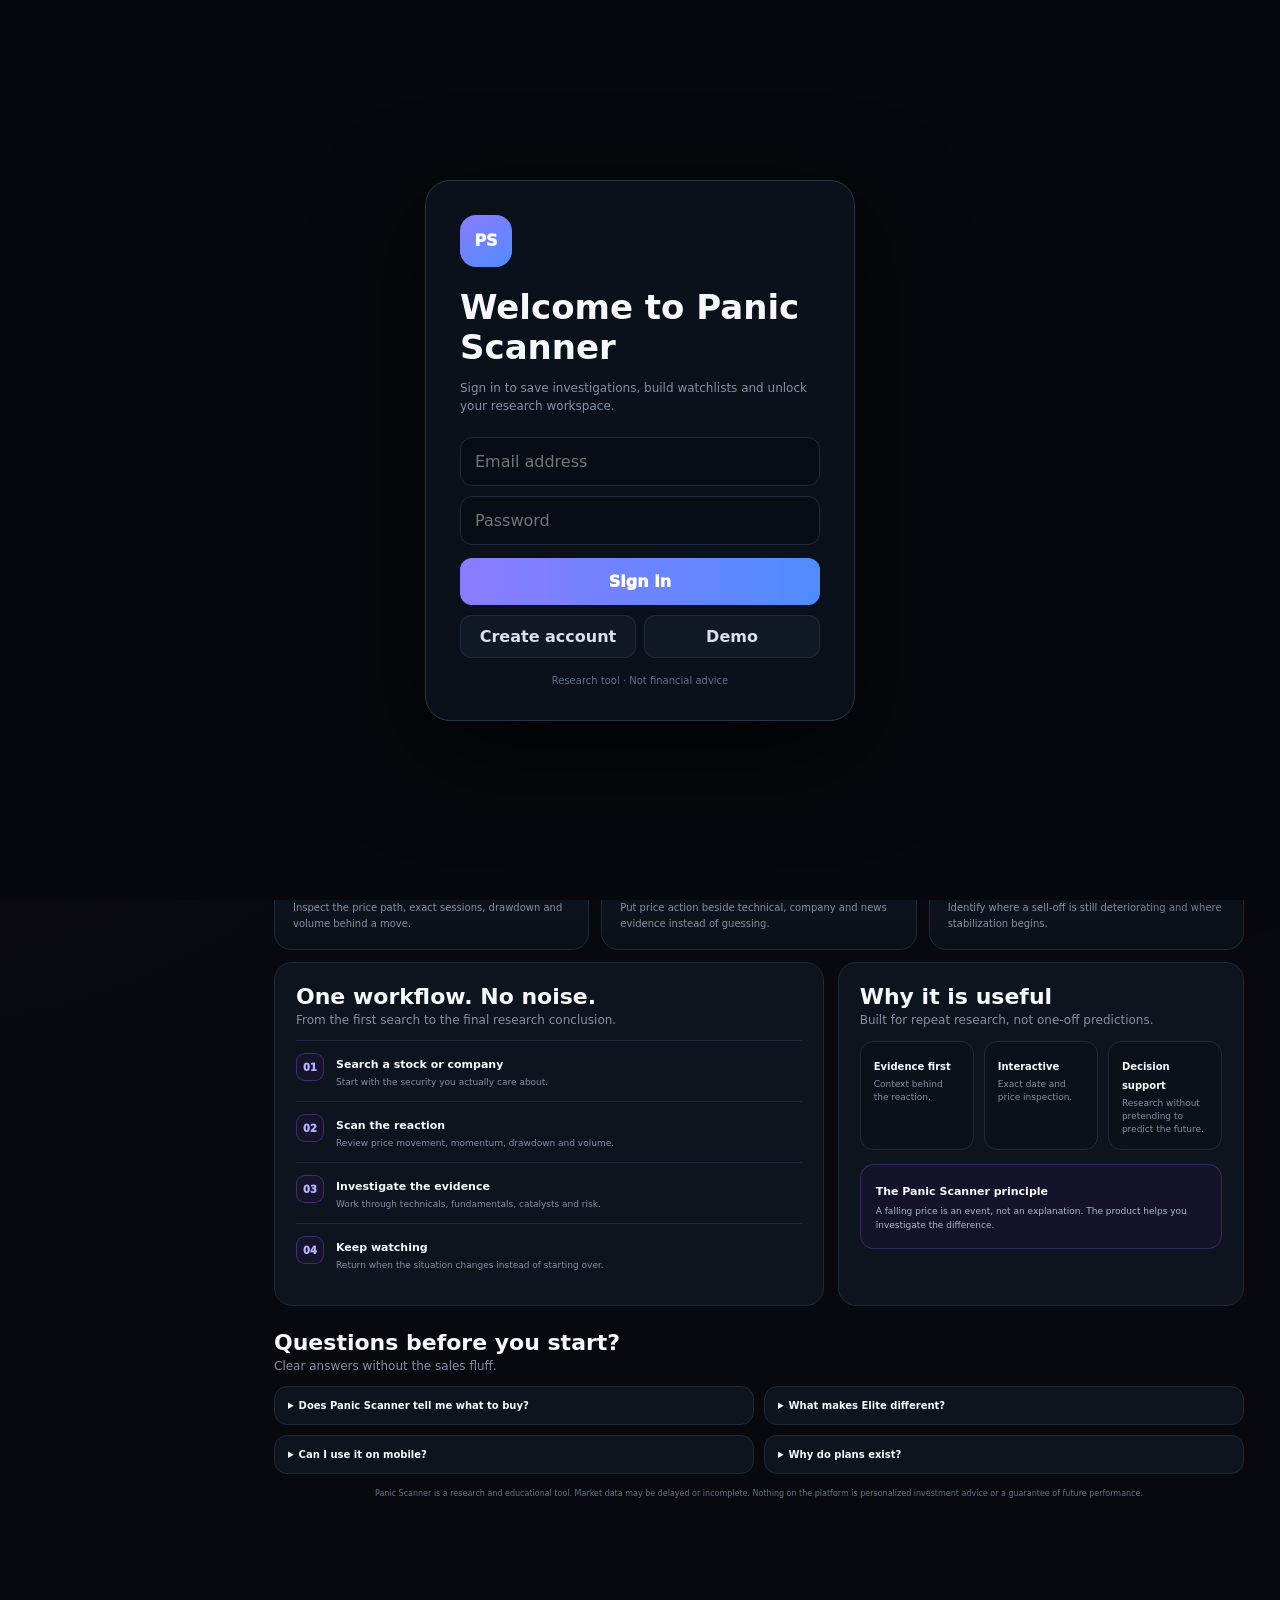
<file: index.html>
<!doctype html>
<html lang="en">
<head>
<meta charset="utf-8"><meta name="viewport" content="width=device-width,initial-scale=1,viewport-fit=cover">
<meta name="theme-color" content="#07090f"><title>Panic Scanner — Market Intelligence</title>
<style>
:root{--bg:#07090f;--panel:#0d131d;--panel2:#101722;--line:#202a39;--text:#f6f8fc;--muted:#8490a4;--purple:#8b7cff;--blue:#4f8cff;--green:#35d59d;--red:#ff5266;--yellow:#f5c85c;--shadow:0 25px 80px #0009}
*{box-sizing:border-box}html{scroll-behavior:smooth}body{margin:0;background:radial-gradient(1000px 600px at 75% -10%,#263a6b55,transparent 62%),radial-gradient(800px 500px at -10% 45%,#63223d22,transparent 65%),var(--bg);color:var(--text);font-family:Inter,system-ui,-apple-system,sans-serif}body:before{content:"";position:fixed;inset:0;pointer-events:none;opacity:.035;background-image:linear-gradient(#fff 1px,transparent 1px),linear-gradient(90deg,#fff 1px,transparent 1px);background-size:42px 42px;z-index:-1}button,input,select{font:inherit}button{cursor:pointer}.hidden{display:none!important}
.side{position:fixed;left:0;top:0;bottom:0;width:238px;background:#090d15ed;border-right:1px solid var(--line);backdrop-filter:blur(24px);z-index:50;padding:20px 15px;display:flex;flex-direction:column}.brand{display:flex;align-items:center;gap:11px;padding:3px 8px 28px}.logo{width:42px;height:42px;border-radius:14px;background:linear-gradient(145deg,var(--purple),var(--blue));display:grid;place-items:center;font-weight:1000}.brand small{display:block;color:var(--muted);font-size:9px}.label{color:#6e7a8f;font-size:9px;letter-spacing:1.5px;margin:0 8px 7px}.nav{width:100%;border:1px solid transparent;background:transparent;color:var(--muted);padding:12px;border-radius:13px;display:flex;gap:12px;align-items:center;text-align:left;font-weight:850}.nav:hover,.nav.active{background:#141c2a;color:#fff;border-color:var(--line);box-shadow:inset 3px 0 0 var(--purple)}.nav i{font-style:normal;width:19px;text-align:center}.sidefoot{margin-top:auto}.owner{border:1px solid #765cff55;background:#17132a;padding:13px;border-radius:15px;margin-top:8px}.owner b{font-size:9px;color:#b9afff}.owner p{font-size:10px;color:var(--muted);line-height:1.4;margin:5px 0 0}
.main{margin-left:238px;min-height:100vh}.top{height:72px;position:sticky;top:0;z-index:30;border-bottom:1px solid var(--line);background:#07090fdf;backdrop-filter:blur(20px);display:flex;align-items:center;justify-content:space-between;padding:0 34px}.topright{display:flex;gap:10px;align-items:center}.online{font-size:10px;color:var(--green);border:1px solid #35d59d33;background:#35d59d0d;padding:7px 10px;border-radius:99px;font-weight:950}.avatar{width:38px;height:38px;border-radius:50%;display:grid;place-items:center;background:#171f2d;border:1px solid var(--line);font-weight:950;color:#fff}.content{max-width:1480px;padding:34px 36px 100px}.hero{display:grid;grid-template-columns:minmax(0,1.35fr) 390px;gap:20px}.heroMain{padding:38px 0 26px}.eyebrow{font-size:10px;color:var(--red);font-weight:1000;letter-spacing:2px}.hero h1{font-size:clamp(52px,6vw,88px);line-height:.88;letter-spacing:-4px;margin:12px 0 22px}.hero h1 span{color:#aeb9cc}.lead{max-width:760px;color:var(--muted);font-size:17px;line-height:1.6}.proof{display:grid;grid-template-columns:repeat(3,1fr);gap:9px;max-width:800px;margin-top:20px}.proof div{padding:11px 12px;border:1px solid var(--line);border-radius:12px;background:#0d141e}.proof b{display:block;font-size:9px}.proof span{display:block;color:var(--muted);font-size:8px;line-height:1.4;margin-top:3px}.search{display:flex;gap:10px;max-width:800px;margin-top:20px}.search input{flex:1;min-width:0;background:#090e16;border:1px solid var(--line);color:#fff;border-radius:15px;padding:17px 18px;outline:none}.search input:focus{border-color:#786cff88;box-shadow:0 0 0 3px #786cff18}.primary{border:0;border-radius:14px;background:#fff;color:#07090f;padding:0 22px;font-weight:1000}.micro{color:#657187;font-size:10px;margin-top:8px}.heroCard,.card{background:linear-gradient(180deg,#101722f5,#0b1018f5);border:1px solid var(--line);border-radius:20px;box-shadow:var(--shadow)}.heroCard{align-self:end;padding:22px}.tinyrow{display:flex;justify-content:space-between;color:var(--muted);font-size:10px;font-weight:900}.live{color:var(--green)}.heroNumber{font-size:34px;font-weight:1000;margin:8px 0}.miniChart{height:110px;margin-top:15px}.section{margin-top:36px}.sectionHead{display:flex;justify-content:space-between;align-items:end;margin-bottom:13px}.sectionHead h2{margin:0;font-size:22px}.sectionHead p{margin:4px 0 0;color:var(--muted);font-size:12px}.matches{padding:6px 20px}.match{display:flex;align-items:center;justify-content:space-between;gap:15px;padding:15px 2px;border-top:1px solid var(--line)}.match:first-child{border-top:0}.match small{display:block;color:var(--muted);margin-top:4px}.outline{background:#151d29;color:#fff;border:1px solid var(--line);border-radius:11px;padding:10px 15px;font-weight:900}.loading{padding:22px;color:var(--muted)}.analysisGrid{display:grid;grid-template-columns:minmax(0,.8fr) minmax(0,1.2fr);gap:18px}.analysisCard,.chartCard,.newsCard,.researchCard{padding:20px}.stockTop{display:flex;justify-content:space-between;gap:12px}.ticker{font-size:34px;font-weight:1000}.company{color:var(--muted);margin-top:3px}.price{text-align:right;font-size:30px;font-weight:1000}.move{text-align:right;font-weight:950;margin-top:4px}.green{color:var(--green)}.red{color:var(--red)}.scoreRow{display:flex;gap:18px;align-items:center;margin:27px 0 17px}.gauge{width:112px;height:112px;flex:0 0 112px;border-radius:50%;display:grid;place-items:center;background:conic-gradient(var(--scoreColor) var(--score),#242e3e 0);position:relative}.gauge:after{content:"";position:absolute;inset:9px;border-radius:50%;background:#0d131d}.gauge strong{position:relative;z-index:1;font-size:32px}.scoreText p{margin:5px 0 0;color:var(--muted);font-size:11px;line-height:1.45}.metrics{margin-top:15px}.metric{display:flex;justify-content:space-between;padding:12px 0;border-top:1px solid var(--line);font-size:13px}.metric span{color:var(--muted)}.chartTitle{display:flex;justify-content:space-between;align-items:center;gap:10px}.chartTitle h2{margin:0;font-size:18px}.chartTitle span{color:var(--muted);font-size:10px}.rangeBtns{display:flex;gap:5px;margin-top:10px;flex-wrap:wrap}.rangeBtns button{border:1px solid var(--line);background:#101722;color:var(--muted);border-radius:8px;padding:6px 9px;font-size:9px;font-weight:900}.rangeBtns button.active{color:#fff;border-color:#765cff88;background:#17132a}.interactiveChart{position:relative;height:330px;margin-top:10px;background:#090e15;border:1px solid #1b2432;border-radius:15px;overflow:hidden;touch-action:none;user-select:none}.interactiveChart svg{position:absolute;inset:0;width:100%;height:100%}.gridLine{stroke:#263043;stroke-width:1}.pricePath{fill:none;stroke:#8b7cff;stroke-width:3;stroke-linecap:round;stroke-linejoin:round}.priceArea{fill:url(#area);opacity:.28}.crosshair{stroke:#cbd4e5;stroke-width:1;stroke-dasharray:4 4;opacity:0}.hoverDot{fill:#fff;stroke:#8b7cff;stroke-width:3;opacity:0}.tip{position:absolute;left:12px;top:12px;min-width:185px;pointer-events:none;padding:10px 11px;border:1px solid #354258;background:#0b111bf5;border-radius:10px;box-shadow:0 15px 40px #0008;opacity:0;z-index:5}.tip.show{opacity:1}.tip b{font-size:11px}.tip small{display:block;color:#9ba6b9;font-size:9px;line-height:1.5;margin-top:4px}.xLabels{display:flex;justify-content:space-between;color:#69758a;font-size:8px;margin-top:6px}.hint{font-size:9px;color:#667287;margin-top:7px}.newsGrid{display:grid;grid-template-columns:1.1fr .9fr;gap:18px;margin-top:18px}.newsItem{padding:13px 0;border-top:1px solid var(--line)}.newsItem:first-child{border-top:0}.newsItem b{font-size:12px}.newsItem small{display:block;color:var(--muted);margin-top:5px;font-size:9px;line-height:1.45}.sentiment{font-size:10px;font-weight:1000;margin-top:7px}.investigateBar{display:flex;align-items:center;justify-content:space-between;gap:15px;margin-top:18px;padding:16px;border:1px solid #786cff55;background:linear-gradient(100deg,#16132a,#101622);border-radius:16px}.investigateBar span{display:block;color:var(--muted);font-size:10px;margin-top:4px}.investigateBtn{border:0;background:var(--purple);color:#fff;border-radius:11px;padding:12px 15px;font-weight:1000}.investigation{margin-top:20px}.investHead{padding:24px;background:linear-gradient(135deg,#15142b,#0c121c);border:1px solid #765cff55;border-radius:20px}.investHead h2{font-size:30px;margin:8px 0 4px}.investHead p{color:var(--muted);font-size:12px}.steps{display:grid;grid-template-columns:repeat(6,1fr);gap:7px;margin-top:18px}.step{border:1px solid var(--line);border-radius:12px;padding:10px;background:#0e151f;min-height:72px}.step.done{border-color:#35d59d44}.step b{display:block;font-size:10px;margin-top:7px}.step small{display:block;color:var(--muted);font-size:8px;margin-top:4px}.researchGrid{display:grid;grid-template-columns:1fr 1fr;gap:14px;margin-top:14px}.bars{display:grid;gap:9px}.barRow{display:grid;grid-template-columns:100px 1fr 38px;gap:8px;align-items:center;font-size:10px}.track{height:7px;background:#202a3a;border-radius:99px;overflow:hidden}.track i{display:block;height:100%;background:linear-gradient(90deg,var(--blue),var(--purple));border-radius:99px}.bullet{padding:10px;border:1px solid var(--line);border-radius:11px;background:#0e151f;color:#cbd2df;font-size:10px;line-height:1.45;margin-top:8px}.final{margin-top:14px;padding:20px;border-radius:17px;border:1px solid #35d59d44;background:#0d1b19;display:grid;grid-template-columns:150px 1fr;gap:20px;align-items:center}.finalScore{font-size:48px;font-weight:1000;color:var(--green)}.eliteMap{margin-top:14px;padding:20px;border:1px solid #f4c45f55;background:#12110d;border-radius:20px}.eliteHead{display:flex;justify-content:space-between;gap:20px;align-items:start}.eliteHead h3{margin:0 0 10px;font-size:28px}.eliteHead p{margin:0;color:#d2d5db;font-size:15px;line-height:1.55;max-width:720px}.eliteBadge{font-size:10px;letter-spacing:1.5px;color:#f5c85c;border:1px solid #f5c85c55;border-radius:999px;padding:7px 9px}.eliteChart{height:390px;margin-top:13px;position:relative;background:#090d14;border:1px solid #252b37;border-radius:16px;overflow:hidden;touch-action:none;user-select:none}.eliteSvg{position:absolute;inset:0;width:100%;height:100%}.stressZone{fill:#ff52661c;stroke:#ff526666;stroke-width:1}.stressLine{stroke:#ff5266;stroke-width:1.5;stroke-dasharray:5 5}.recoveryLine{stroke:#35d59d;stroke-width:1.5;stroke-dasharray:5 5}.eliteLabel{font-size:11px;font-weight:900}.below{margin-top:42px}.featureGrid{display:grid;grid-template-columns:repeat(3,1fr);gap:12px}.feature{padding:18px;border:1px solid var(--line);border-radius:17px;background:linear-gradient(180deg,#101722,#0b1018)}.feature .num{font-size:9px;color:var(--purple);font-weight:1000;letter-spacing:1.5px}.feature h3{font-size:15px;margin:9px 0 6px}.feature p{font-size:10px;color:var(--muted);line-height:1.55;margin:0}.workflow{display:grid;grid-template-columns:1.15fr .85fr;gap:14px;margin-top:12px}.workflowCard{padding:21px;border:1px solid var(--line);border-radius:18px;background:#0d141e}.wstep{display:flex;gap:12px;padding:12px 0;border-top:1px solid var(--line)}.wstep:first-child{border-top:0}.wno{width:28px;height:28px;border-radius:9px;background:#17132a;border:1px solid #786cff55;display:grid;place-items:center;color:#b9afff;font-size:10px;font-weight:1000;flex:none}.wstep b{font-size:11px}.wstep p{margin:4px 0 0;color:var(--muted);font-size:9px;line-height:1.45}.trust{display:grid;grid-template-columns:repeat(3,1fr);gap:10px;margin-top:14px}.trust div{padding:13px;border:1px solid var(--line);border-radius:13px;background:#0b1119}.trust b{font-size:10px}.trust span{display:block;color:var(--muted);font-size:9px;margin-top:4px;line-height:1.45}.faq{display:grid;grid-template-columns:1fr 1fr;gap:10px;margin-top:12px}.faq details{border:1px solid var(--line);border-radius:13px;background:#0d141e;padding:13px}.faq summary{cursor:pointer;font-size:10px;font-weight:900}.faq p{color:var(--muted);font-size:9px;line-height:1.5}.disclaimer{margin-top:14px;color:#657187;font-size:8px;line-height:1.55;text-align:center}
.modal{position:fixed;inset:0;z-index:300;display:none;background:#000b;backdrop-filter:blur(14px);padding:18px;overflow:auto}.modal.open{display:block}.modalShell{width:min(980px,100%);margin:5vh auto;background:#0b1119;border:1px solid var(--line);border-radius:24px;box-shadow:0 30px 110px #000d;overflow:hidden}.modalHead{display:flex;justify-content:space-between;align-items:center;padding:20px 22px;border-bottom:1px solid var(--line);position:sticky;top:0;background:#0b1119f5;z-index:2}.modalHead b{font-size:16px}.modalHead span{display:block;color:var(--muted);font-size:9px;margin-top:4px}.close{border:1px solid var(--line);background:#111925;color:#fff;width:34px;height:34px;border-radius:10px}.modalBody{padding:22px}.plans{display:grid;grid-template-columns:repeat(3,1fr);gap:12px}.plan{padding:19px;border:1px solid var(--line);border-radius:18px;background:#0e151f}.plan.pro{border-color:#786cff88}.plan.elite{border-color:#f5c85c77}.plan h3{margin:0;font-size:18px}.plan .price{font-size:25px;font-weight:1000;margin:9px 0;text-align:left}.plan p{color:var(--muted);font-size:9px;line-height:1.5}.plan ul{padding-left:17px;color:#cbd2df;font-size:9px;line-height:1.8;min-height:115px}.plan button{width:100%;border:0;border-radius:10px;padding:11px;font-weight:1000;background:#fff}.plan.pro button{background:var(--purple);color:#fff}.plan.elite button{background:var(--yellow);color:#111}.settings{display:grid;grid-template-columns:1fr 1fr;gap:12px}.settingGroup{border:1px solid var(--line);border-radius:16px;background:#0e151f;overflow:hidden}.settingGroup h3{font-size:10px;letter-spacing:1.3px;text-transform:uppercase;color:#7d899d;padding:14px 15px;margin:0;border-bottom:1px solid var(--line)}.setting{display:flex;justify-content:space-between;align-items:center;gap:15px;padding:14px 15px;border-top:1px solid var(--line)}.setting b{font-size:10px}.setting p{margin:3px 0 0;color:var(--muted);font-size:8px;line-height:1.4}.toggle{width:43px;height:25px;border-radius:99px;border:1px solid #344054;background:#171f2d;position:relative}.toggle i{position:absolute;left:2px;top:2px;width:19px;height:19px;border-radius:50%;background:#7d899d;transition:.15s}.toggle.on{background:#2b2256;border-color:#786cff77}.toggle.on i{left:20px;background:var(--purple)}.select{background:#080d15;color:#fff;border:1px solid var(--line);border-radius:9px;padding:8px;font-size:9px}.range{width:100px;accent-color:var(--purple)}.accountBtn{position:fixed;right:18px;bottom:18px;z-index:120;border:1px solid #786cff66;background:#141329;color:#fff;border-radius:12px;padding:10px 13px;font-size:10px;font-weight:900;box-shadow:0 12px 35px #0008}.toast{position:fixed;right:20px;bottom:20px;z-index:400;background:#111925;border:1px solid #354258;color:#fff;padding:12px 15px;border-radius:11px;display:none;font-size:11px}
.auth{position:fixed;inset:0;z-index:500;background:#06080d;display:grid;place-items:center;padding:20px}.auth.hidden{display:none}.authBox{width:min(430px,100%);padding:34px;border:1px solid #2a3548;background:#0c121bf5;border-radius:25px;box-shadow:0 30px 100px #000b}.authLogo{width:52px;height:52px;border-radius:16px;background:linear-gradient(145deg,var(--purple),var(--blue));display:grid;place-items:center;font-weight:1000}.auth h1{font-size:34px;margin:20px 0 7px}.auth p{color:var(--muted);font-size:12px;line-height:1.5}.auth input{width:100%;margin-top:10px;padding:14px;border:1px solid var(--line);background:#080d15;color:#fff;border-radius:12px}.authBtn{width:100%;margin-top:13px;border:0;border-radius:12px;padding:14px;background:linear-gradient(90deg,var(--purple),var(--blue));color:#fff;font-weight:1000}.authAlt{display:flex;gap:8px;margin-top:10px}.authAlt button{flex:1;border:1px solid var(--line);background:#111925;color:#dbe1eb;border-radius:11px;padding:11px;font-weight:800}.authNote{text-align:center;color:#657187;font-size:10px;margin-top:17px}
@media(max-width:900px){.side{width:74px;padding:15px 9px}.brand b,.brand small,.label,.nav span,.owner{display:none}.brand{justify-content:center}.main{margin-left:74px}.top{padding:0 18px}.content{padding:24px 18px}.hero,.analysisGrid,.newsGrid{grid-template-columns:1fr}.heroCard{display:none}.steps{grid-template-columns:repeat(3,1fr)}.featureGrid{grid-template-columns:1fr 1fr}.workflow{grid-template-columns:1fr}.plans{grid-template-columns:1fr}.settings{grid-template-columns:1fr}.faq{grid-template-columns:1fr}}
@media(max-width:620px){.side{top:auto;right:0;width:100%;height:68px;bottom:0;flex-direction:row;justify-content:space-around;border-right:0;border-top:1px solid var(--line);padding:7px;z-index:100}.brand,.sidefoot{display:none}.main{margin-left:0;padding-bottom:65px}.top{height:62px;padding:0 14px}.content{padding:18px 12px 90px}.heroMain{padding:28px 0 10px}.hero h1{font-size:50px}.lead{font-size:14px}.proof{grid-template-columns:1fr}.search{flex-direction:column}.primary{padding:14px}.steps{grid-template-columns:repeat(2,1fr)}.researchGrid{grid-template-columns:1fr}.final{grid-template-columns:1fr}.ticker{font-size:28px}.price{font-size:24px}.interactiveChart{height:270px}.eliteChart{height:330px}.eliteHead h3{font-size:23px}.eliteHead p{font-size:13px}.eliteBadge{display:none}.tip{min-width:160px}.featureGrid,.trust{grid-template-columns:1fr}.modal{padding:10px}.modalShell{margin:0 auto;border-radius:19px}.modalBody{padding:15px}.accountBtn{right:12px;bottom:78px}}
</style>
</head>
<body>
<div class="auth" id="auth"><div class="authBox"><div class="authLogo">PS</div><h1>Welcome to Panic Scanner</h1><p>Sign in to save investigations, build watchlists and unlock your research workspace.</p><input id="email" type="email" placeholder="Email address"><input id="password" type="password" placeholder="Password"><button class="authBtn" onclick="enterApp()">Sign in</button><div class="authAlt"><button onclick="createAccount()">Create account</button><button onclick="demoLogin()">Demo</button></div><div class="authNote">Research tool · Not financial advice</div></div></div>
<aside class="side"><div class="brand"><div class="logo">PS</div><div><b>PANIC SCANNER</b><small>MARKET INTELLIGENCE</small></div></div><div class="label">WORKSPACE</div><button class="nav active" onclick="go('dashboard')"><i>⌂</i><span>Dashboard</span></button><button class="nav" onclick="go('watchlist')"><i>◈</i><span>Watchlist</span></button><button class="nav" onclick="openModal('plansModal')"><i>◆</i><span>Plans</span></button><button class="nav" onclick="openModal('settingsModal')"><i>⚙</i><span>Settings</span></button><div class="sidefoot"><button class="nav" onclick="openModal('accountModal')"><i>●</i><span>Account</span></button><div class="owner"><b>LIVE MARKET ENGINE</b><p>Data connected · research workspace online</p></div></div></aside>
<main class="main"><header class="top"><b>Panic Scanner <span style="color:var(--muted)">/ Dashboard</span></b><div class="topright"><span class="online">● DATA ONLINE</span><button class="avatar" onclick="openModal('accountModal')">W</button></div></header>
<div class="content"><section class="hero"><div class="heroMain"><div class="eyebrow">MARKET INTELLIGENCE · REAL RESEARCH</div><h1>See the move.<br><span>Challenge the panic.</span></h1><p class="lead">Scan a company, inspect the real price action, connect it to the news and evidence, then investigate whether the market reaction looks excessive.</p><div class="proof"><div><b>REAL PRICE ACTION</b><span>Inspect the move, not a generic chart.</span></div><div><b>NEWS + EVIDENCE</b><span>Connect the reaction to what changed.</span></div><div><b>RESEARCH WORKFLOW</b><span>Finish with a structured conclusion.</span></div></div><div class="search"><input id="q" placeholder="Search a stock or company — BlackRock or BLK" maxlength="30"><button class="primary" onclick="searchStocks()">Search</button></div><div class="micro">Standard scan · Pro investigation · Elite stress mapping</div></div><div class="heroCard"><div class="tinyrow"><span>MARKET PULSE</span><span class="live">● LIVE</span></div><div class="heroNumber">Fear → Evidence</div><div class="miniChart"><svg viewBox="0 0 300 110" preserveAspectRatio="none"><path d="M0 80 C30 70 40 72 60 58 S100 75 125 45 S160 55 180 36 S220 48 245 22 S275 38 300 12" fill="none" stroke="#8b7cff" stroke-width="3"/><path d="M0 80 C30 70 40 72 60 58 S100 75 125 45 S160 55 180 36 S220 48 245 22 S275 38 300 12 L300 110 L0 110Z" fill="url(#hero)" opacity=".2"/><defs><linearGradient id="hero" x1="0" x2="0" y1="0" y2="1"><stop stop-color="#8b7cff"/><stop offset="1" stop-color="#8b7cff" stop-opacity="0"/></linearGradient></defs></svg></div></div></section>
<section class="section" id="matchesSection" style="display:none"><div class="sectionHead"><div><h2>Matches</h2><p>Select a security to analyze.</p></div></div><div class="card matches" id="matches"></div></section><div class="card" id="loading" style="display:none"><div class="loading">Loading market intelligence…</div></div>
<section class="section hidden" id="analysis"><div class="analysisGrid"><div class="card analysisCard"><div class="stockTop"><div><div class="ticker" id="ticker"></div><div class="company" id="company"></div></div><div><div class="price" id="price"></div><div class="move" id="move"></div></div></div><div class="scoreRow"><div class="gauge" id="gauge"><strong id="score">0</strong></div><div class="scoreText"><b id="verdict"></b><p>Panic / overreaction heuristic. A research signal, not a buy or sell recommendation.</p></div></div><div class="metrics"><div class="metric"><span>RSI (14)</span><b id="rsi">—</b></div><div class="metric"><span>20-day SMA</span><b id="sma20">—</b></div><div class="metric"><span>50-day SMA</span><b id="sma50">—</b></div><div class="metric"><span>20-day drawdown</span><b id="dd">—</b></div><div class="metric"><span>Volume</span><b id="volume">—</b></div></div></div><div class="card chartCard"><div class="chartTitle"><div><h2>Actual price action</h2><span>Touch the chart to inspect the exact session.</span></div><span>Recent sessions</span></div><div class="rangeBtns"><button data-range="20" onclick="setRange(20,this)">20D</button><button data-range="40" onclick="setRange(40,this)">40D</button><button data-range="60" class="active" onclick="setRange(60,this)">60D</button><button data-range="all" onclick="setRange('all',this)">ALL</button></div><div class="interactiveChart" id="priceChart"><svg id="chartSvg" viewBox="0 0 900 330" preserveAspectRatio="none"></svg><div class="tip" id="chartTip"></div></div><div class="xLabels" id="chartLabels"><span>—</span><span>—</span><span>—</span><span>—</span></div><div class="hint">Drag your finger across the graph. Exact date and price are shown for each visible session.</div></div></div><div class="newsGrid"><div class="card newsCard"><div class="sectionHead"><div><h2>Market News</h2><p>Recent headlines and market sentiment.</p></div></div><div id="news"><div class="loading">News loads with the investigation.</div></div></div><div class="card newsCard"><h2>Market reaction</h2><p style="color:var(--muted);font-size:11px;line-height:1.5">See what changed first. Then investigate the reason behind the move.</p><div class="investigateBar"><div><b>Deep Investigation</b><span>Technical + fundamentals + catalysts + risk</span></div><button class="investigateBtn" onclick="investigate()">Investigate →</button></div></div></div>
<div class="investigation" id="investigation"><div class="investHead"><div class="eyebrow">RESEARCH WORKFLOW</div><h2>Investigating <span id="investTicker"></span></h2><p>Evidence is organized from market reaction to final conclusion.</p><div class="steps" id="steps"></div></div><div class="researchGrid"><div class="card researchCard"><h3>Signal balance</h3><div class="bars"><div class="barRow"><span>Market stress</span><div class="track"><i id="stressBar" style="width:78%;background:var(--red)"></i></div><b class="red" id="stressScore">78</b></div><div class="barRow"><span>Fundamental quality</span><div class="track"><i id="qualityBar" style="width:68%"></i></div><b id="qualityScore">68</b></div><div class="barRow"><span>Recovery setup</span><div class="track"><i id="recoveryBar" style="width:55%;background:var(--green)"></i></div><b class="green" id="recoveryScore">55</b></div></div></div><div class="card researchCard"><h3>What changed?</h3><div id="whatChanged"></div></div></div><div class="final"><div><div class="finalScore" id="finalScore">74</div><small>RESEARCH RESILIENCE</small></div><div><h3 id="finalVerdict">Potentially excessive reaction</h3><p id="finalText" style="color:var(--muted);font-size:11px;line-height:1.5">Evidence is assembled from market, technical, fundamental and news context.</p></div></div><div class="eliteMap"><div class="eliteHead"><div><h3>◆ Elite Market Reaction Map</h3><p>Premium visual layer — focused stress and recovery-watch zones on the actual price path.</p></div><span class="eliteBadge">ELITE</span></div><div class="eliteChart" id="eliteChart"><svg class="eliteSvg" id="eliteSvg" viewBox="0 0 900 390" preserveAspectRatio="none"></svg><div class="tip" id="eliteTip"></div></div><div class="xLabels" id="eliteLabels"><span>—</span><span>—</span><span>—</span><span>—</span></div><div class="hint">Touch or drag across the map to see exact market date, closing price, daily move, drawdown and stress state.</div></div></div></section>
<div class="below"><div class="sectionHead"><div><h2>Built for the moment a stock moves</h2><p>Turn a sharp market reaction into a structured research workflow.</p></div></div><div class="featureGrid"><article class="feature"><div class="num">01 · REACTION</div><h3>See what actually happened</h3><p>Inspect the price path, exact sessions, drawdown and volume behind a move.</p></article><article class="feature"><div class="num">02 · CONTEXT</div><h3>Find the reason</h3><p>Put price action beside technical, company and news evidence instead of guessing.</p></article><article class="feature"><div class="num">03 · RECOVERY</div><h3>Separate damage from recovery</h3><p>Identify where a sell-off is still deteriorating and where stabilization begins.</p></article></div><div class="workflow"><div class="workflowCard"><div class="sectionHead"><div><h2>One workflow. No noise.</h2><p>From the first search to the final research conclusion.</p></div></div><div class="wstep"><div class="wno">01</div><div><b>Search a stock or company</b><p>Start with the security you actually care about.</p></div></div><div class="wstep"><div class="wno">02</div><div><b>Scan the reaction</b><p>Review price movement, momentum, drawdown and volume.</p></div></div><div class="wstep"><div class="wno">03</div><div><b>Investigate the evidence</b><p>Work through technicals, fundamentals, catalysts and risk.</p></div></div><div class="wstep"><div class="wno">04</div><div><b>Keep watching</b><p>Return when the situation changes instead of starting over.</p></div></div></div><div class="workflowCard"><div class="sectionHead"><div><h2>Why it is useful</h2><p>Built for repeat research, not one-off predictions.</p></div></div><div class="trust"><div><b>Evidence first</b><span>Context behind the reaction.</span></div><div><b>Interactive</b><span>Exact date and price inspection.</span></div><div><b>Decision support</b><span>Research without pretending to predict the future.</span></div></div><div style="margin-top:14px;padding:15px;border:1px solid #786cff44;border-radius:14px;background:#141329"><b style="font-size:11px">The Panic Scanner principle</b><p style="margin:6px 0 0;color:#aeb8ca;font-size:9px;line-height:1.55">A falling price is an event, not an explanation. The product helps you investigate the difference.</p></div></div></div><div style="margin-top:24px"><div class="sectionHead"><div><h2>Questions before you start?</h2><p>Clear answers without the sales fluff.</p></div></div><div class="faq"><details><summary>Does Panic Scanner tell me what to buy?</summary><p>No. It is a research and market-context tool. The final investment decision stays with the user.</p></details><details><summary>What makes Elite different?</summary><p>Elite adds deeper stress and recovery context around major market reactions.</p></details><details><summary>Can I use it on mobile?</summary><p>Yes. The charts are touch-interactive and the layout adapts to small screens.</p></details><details><summary>Why do plans exist?</summary><p>Plans control access to deeper research and premium workflow features.</p></details></div></div><div class="disclaimer">Panic Scanner is a research and educational tool. Market data may be delayed or incomplete. Nothing on the platform is personalized investment advice or a guarantee of future performance.</div></div>
</div></main>
<button class="accountBtn" onclick="openModal('accountModal')">Account & Plans</button>
<div class="modal" id="accountModal"><div class="modalShell"><div class="modalHead"><div><b>Account &amp; Plans</b><span>Manage access and subscription in one place.</span></div><button class="close" onclick="closeModal('accountModal')">×</button></div><div class="modalBody"><div class="plans"><div class="plan"><h3>Standard</h3><div class="price">Free</div><p>Get started with the core scanner.</p><ul><li>Stock/company search</li><li>Reaction analysis</li><li>Interactive charts</li></ul><button onclick="toast('Standard is active.')">Current plan</button></div><div class="plan pro"><h3>Pro</h3><div class="price">149 NOK / month</div><p>Deeper research for repeat workflows.</p><ul><li>Deeper investigation</li><li>Expanded evidence</li><li>More research history</li></ul><button onclick="startCheckout('pro','monthly')">Choose Pro · 149 NOK/mo</button></div><div class="plan elite"><h3>Elite</h3><div class="price">299 NOK / month</div><p>The complete research experience.</p><ul><li>Elite Market Reaction Map</li><li>Stress &amp; recovery context</li><li>Maximum research access</li></ul><button onclick="startCheckout('elite','monthly')">Choose Elite · 299 NOK/mo</button></div></div></div></div></div>
<div class="modal" id="plansModal"><div class="modalShell"><div class="modalHead"><div><b>Plans</b><span>Choose the research depth that fits you.</span></div><button class="close" onclick="closeModal('plansModal')">×</button></div><div class="modalBody"><div class="plans"><div class="plan"><h3>Standard</h3><div class="price">Free</div><p>Core scanner and interactive market reaction view.</p></div><div class="plan pro"><h3>Pro</h3><div class="price">149 NOK / month</div><p>Deeper investigations, evidence and watchlist workflow.</p></div><div class="plan elite"><h3>Elite</h3><div class="price">299 NOK / month</div><p>Full research workflow with stress and recovery mapping.</p></div></div></div></div></div>
<div class="modal" id="settingsModal"><div class="modalShell"><div class="modalHead"><div><b>Settings</b><span>Preferences are separate from account plans.</span></div><button class="close" onclick="closeModal('settingsModal')">×</button></div><div class="modalBody"><div class="settings"><div class="settingGroup"><h3>Experience</h3><div class="setting"><div><b>Compact mode</b><p>Reduce spacing for more information on screen.</p></div><button class="toggle" onclick="this.classList.toggle('on')"><i></i></button></div><div class="setting"><div><b>Reduce motion</b><p>Use simpler transitions and movement.</p></div><button class="toggle" onclick="this.classList.toggle('on')"><i></i></button></div></div><div class="settingGroup"><h3>Charts</h3><div class="setting"><div><b>Default range</b><p>Choose the first chart range.</p></div><select class="select"><option>60D</option><option>40D</option><option>20D</option><option>ALL</option></select></div><div class="setting"><div><b>Chart detail</b><p>Control visual density.</p></div><input class="range" type="range" min="1" max="3" value="2"></div></div></div></div></div></div>
<div class="toast" id="toast"></div>
<script>
const $=id=>document.getElementById(id);let current=null,chartRange=60;
function toast(m){const t=$('toast');t.textContent=m;t.style.display='block';clearTimeout(window.tt);window.tt=setTimeout(()=>t.style.display='none',2200)}
function openModal(id){$(id)?.classList.add('open')};function closeModal(id){$(id)?.classList.remove('open')};document.addEventListener('keydown',e=>{if(e.key==='Escape')document.querySelectorAll('.modal').forEach(m=>m.classList.remove('open'))});document.querySelectorAll('.modal').forEach(m=>m.addEventListener('click',e=>{if(e.target===m)m.classList.remove('open')}));
function enterApp(){const e=$('email').value.trim();if(!e){$('email').focus();return}localStorage.setItem('psLoggedIn','1');localStorage.setItem('psEmail',e);$('auth').classList.add('hidden')};function demoLogin(){localStorage.setItem('psLoggedIn','1');localStorage.setItem('psEmail','demo@panicscanner');$('auth').classList.add('hidden')};function logout(){localStorage.removeItem('psLoggedIn');$('auth').classList.remove('hidden')};
function go(id){document.querySelectorAll('.nav').forEach(x=>x.classList.remove('active'));if(window.event?.currentTarget)window.event.currentTarget.classList.add('active');if(id==='watchlist')toast('Watchlists are available in the research workspace.');else window.scrollTo({top:0,behavior:'smooth'})}
function fmt(v){return Number(v).toLocaleString(undefined,{maximumFractionDigits:2})};function fmtDate(x){if(!x)return '—';const d=new Date(x);return Number.isNaN(d.getTime())?String(x):d.toLocaleDateString(undefined,{year:'numeric',month:'short',day:'numeric'})};function fmtWhen(x){if(!x)return '—';if(String(x).includes('T')){const d=new Date(x);return d.toLocaleString(undefined,{year:'numeric',month:'short',day:'numeric',hour:'2-digit',minute:'2-digit'})}return fmtDate(x)+' · Daily close'};function esc(x){return String(x??'').replace(/[&<>\"']/g,c=>({'&':'&amp;','<':'&lt;','>':'&gt;','\"':'&quot;',"'":'&#39;'}[c]))};function escAttr(x){return esc(x).replace(/`/g,'&#96;')}
async function searchStocks(){const q=$('q').value.trim();if(!q)return;$('matchesSection').style.display='block';$('matches').innerHTML='<div class="loading">Searching securities…</div>';try{const r=await fetch('/api/search?q='+encodeURIComponent(q)),d=await r.json();if(!r.ok)throw Error(d.error||'Search failed');$('matches').innerHTML=(d.matches||[]).map(m=>`<div class="match"><div><b>${esc(m.symbol)}</b> · ${esc(m.name)}<small>${esc(m.region||'')} · ${esc(m.currency||'')}</small></div><button class="outline" onclick="analyze('${escAttr(m.symbol)}','${escAttr(m.name)}')">Analyze</button></div>`).join('')||'<div class="loading">No matches found.</div>'}catch(e){$('matches').innerHTML='<div class="loading red">'+esc(e.message)+'</div>'}}
async function analyze(symbol,name){$('loading').style.display='block';$('analysis').classList.add('hidden');try{const r=await fetch('/api/stock?symbol='+encodeURIComponent(symbol)),d=await r.json();if(!r.ok)throw Error(d.error||'Analysis failed');current=d;$('ticker').textContent=d.symbol;$('investTicker').textContent=d.symbol;$('company').textContent=name||d.symbol;$('price').textContent=fmt(d.price);$('move').textContent=d.changePercent;$('move').className='move '+(Number(d.change)>=0?'green':'red');$('rsi').textContent=d.technicals.rsi14??'—';$('sma20').textContent=fmt(d.technicals.sma20);$('sma50').textContent=fmt(d.technicals.sma50);$('dd').textContent=d.technicals.drawdown20+'%';$('volume').textContent=Number(d.volume||0).toLocaleString();$('score').textContent=d.panic.score;$('verdict').textContent=d.panic.verdict;const s=d.panic.score;$('gauge').style.setProperty('--score',s+'%');$('gauge').style.setProperty('--scoreColor',s>=55?'#ff5266':s>=35?'#f5c85c':'#35d59d');setRange(60,document.querySelector('[data-range="60"]'));$('loading').style.display='none';$('analysis').classList.remove('hidden');$('analysis').scrollIntoView({behavior:'smooth'});loadInvestigation(symbol)}catch(e){$('loading').innerHTML='<div class="loading red">'+esc(e.message)+'</div>'}}
function visibleHistory(){const h=current?.history||[];return chartRange==='all'?h:h.slice(-Number(chartRange))};function setRange(n,btn){chartRange=n;document.querySelectorAll('.rangeBtns button').forEach(x=>x.classList.remove('active'));if(btn)btn.classList.add('active');if(current){drawChart();drawElite()}}
function pointsFor(rows,w,h,pad){const vals=rows.map(x=>Number(x.close));const min=Math.min(...vals),max=Math.max(...vals),range=max-min||1;return{pts:vals.map((v,i)=>({x:pad+(i/Math.max(1,vals.length-1))*(w-pad*2),y:h-pad-((v-min)/range)*(h-pad*2),row:rows[i]}))}}
function labelSet(rows){if(!rows.length)return['—','—','—','—'];const ix=[0,Math.floor((rows.length-1)/3),Math.floor((rows.length-1)*2/3),rows.length-1];return ix.map(i=>fmtDate(rows[i].date))}
function drawChart(){const rows=visibleHistory();if(!rows.length)return;const W=900,H=330,P=24,p=pointsFor(rows,W,H,P),pts=p.pts.map(a=>a.x+','+a.y).join(' '),area=pts+' '+(W-P)+','+(H-P)+' '+P+','+(H-P);$('chartSvg').innerHTML=`<defs><linearGradient id="area" x1="0" x2="0" y1="0" y2="1"><stop stop-color="#8b7cff" stop-opacity=".45"/><stop offset="1" stop-color="#8b7cff" stop-opacity="0"/></linearGradient></defs><g>${[.2,.4,.6,.8].map(v=>`<line class="gridLine" x1="0" x2="900" y1="${v*330}" y2="${v*330}"/>`).join('')}</g><polygon class="priceArea" points="${area}"/><polyline class="pricePath" points="${pts}"/><line id="chartCross" class="crosshair" x1="0" x2="0" y1="0" y2="330"/><circle id="chartDot" class="hoverDot" cx="0" cy="0" r="5"/>`;$('chartLabels').innerHTML=labelSet(rows).map(x=>`<span>${esc(x)}</span>`).join('');attachTouch($('priceChart'),$('chartTip'),p.pts,'price')}
function attachTouch(el,tip,pts,type){let active=false;function pick(ev){if(!pts.length)return;const r=el.getBoundingClientRect(),x=Math.max(0,Math.min(r.width,ev.clientX-r.left)),target=x/r.width*900;let best=pts[0];for(const pt of pts)if(Math.abs(pt.x-target)<Math.abs(best.x-target))best=pt;const row=best.row;tip.innerHTML=`<b>${esc(fmtWhen(row.date))}</b><small>Close: <strong>${fmt(row.close)}</strong><br>Daily move: <strong class="${Number(row.dailyChange)>=0?'green':'red'}">${Number(row.dailyChange)>=0?'+':''}${fmt(row.dailyChange)}%</strong><br>Drawdown: ${fmt(row.drawdown)}%<br>Volume: ${Number(row.volume||0).toLocaleString()}</small>`;tip.classList.add('show');const cross=$(type==='price'?'chartCross':'eliteCross'),dot=$(type==='price'?'chartDot':'eliteDot');cross.setAttribute('x1',best.x);cross.setAttribute('x2',best.x);cross.style.opacity='1';dot.setAttribute('cx',best.x);dot.setAttribute('cy',best.y);dot.style.opacity='1';tip.style.left=Math.max(8,Math.min(r.width-205,x+14))+'px';tip.style.top=Math.max(8,Math.min(r.height-100,best.y/330*r.height-55))+'px'}el.onpointerdown=e=>{active=true;el.setPointerCapture?.(e.pointerId);pick(e)};el.onpointermove=e=>{if(active)pick(e)};el.onpointerup=()=>active=false;el.onpointercancel=()=>active=false;el.onpointerleave=()=>{if(!active){tip.classList.remove('show');const c=$(type==='price'?'chartCross':'eliteCross'),d=$(type==='price'?'chartDot':'eliteDot');c.style.opacity='0';d.style.opacity='0'}}}
async function loadInvestigation(symbol){try{const r=await fetch('/api/investigate?symbol='+encodeURIComponent(symbol)+'&depth=elite'),d=await r.json();if(!r.ok)throw Error(d.error||'Investigation failed');current.investigation=d;const q=d.investigation?.quality??50;$('qualityBar').style.width=q+'%';$('qualityScore').textContent=q;$('stressScore').textContent=current.panic.score;$('stressBar').style.width=current.panic.score+'%';const recovery=Math.max(0,Math.min(100,Math.round(100-current.panic.score*.55+q*.2)));$('recoveryBar').style.width=recovery+'%';$('recoveryScore').textContent=recovery;$('finalScore').textContent=Math.max(0,Math.min(100,Math.round((q+(100-current.panic.score))/2)));$('finalVerdict').textContent=d.investigation?.verdict||'Research view assembled';$('finalText').textContent=d.investigation?.steps?.map(s=>s.detail).join(' ')||'Evidence assembled from market, technical, fundamental and news context.';drawNews(d.news?.articles||[]);if(d.investigation?.steps)$('steps').innerHTML=d.investigation.steps.map((s,i)=>`<div class="step ${s.status==='complete'?'done':''}"><b>0${i+1} · ${esc(s.label)}</b><small>${esc(s.detail)}</small></div>`).join('');$('whatChanged').innerHTML=`<div class="bullet">${esc(current.symbol)} price path is interactive: every visible point can be inspected by date.</div><div class="bullet">News context: ${d.news?.positive||0} positive/bullish and ${d.news?.negative||0} negative/bearish recent articles were returned.</div><div class="bullet">${esc(d.investigation?.verdict||'Fundamental evidence')} — review the evidence before treating a recovery setup as attractive.</div>`}catch(e){drawNews([])}}
function drawNews(items){$('news').innerHTML=items.length?items.slice(0,8).map(n=>`<div class="newsItem"><b>${esc(n.title||'Market headline')}</b><small>${esc(n.source||'Market news')} · ${esc(fmtWhen(n.time))}</small><div class="sentiment ${String(n.sentiment||'').toLowerCase().includes('negative')?'red':String(n.sentiment||'').toLowerCase().includes('positive')?'green':''}">${esc(n.sentiment||'Market context')}</div></div>`).join(''):'<div class="loading">No recent headlines returned.</div>'}
function drawElite(){const rows=visibleHistory();if(!rows.length)return;const W=900,H=390,P=22,p=pointsFor(rows,W,H,P),vals=p.pts,stress=vals.findIndex(x=>Number(x.row.stress)>=3);let recovery=-1;if(stress>=0)for(let i=stress+1;i<rows.length;i++)if(Number(rows[i].stress)<=1){recovery=i;break}const sx=stress>=0?vals[stress].x:vals[Math.floor(vals.length*.55)].x,rx=recovery>=0?vals[recovery].x:Math.min(W-P,sx+80),zoneW=Math.max(36,rx-sx),pts=vals.map(a=>a.x+','+a.y).join(' ');$('eliteSvg').innerHTML=`<g stroke="#202a39"><path d="M0 70H900M0 140H900M0 210H900M0 280H900M0 350H900"/></g><rect class="stressZone" x="${sx}" y="35" width="${zoneW}" height="315"/><polyline class="pricePath" points="${pts}"/><line class="stressLine" x1="${sx}" x2="${sx}" y1="35" y2="350"/><line class="recoveryLine" x1="${rx}" x2="${rx}" y1="35" y2="350"/><text x="${Math.min(W-190,sx+8)}" y="55" fill="#ff8794" class="eliteLabel">MARKET STRESS</text><text x="${Math.min(W-180,rx+8)}" y="55" fill="#58e3b2" class="eliteLabel">RECOVERY WATCH</text><line id="eliteCross" class="crosshair" x1="0" x2="0" y1="0" y2="390"/><circle id="eliteDot" class="hoverDot" cx="0" cy="0" r="5"/>`;$('eliteLabels').innerHTML=labelSet(rows).map(x=>`<span>${esc(x)}</span>`).join('');attachTouch($('eliteChart'),$('eliteTip'),vals,'elite')}
function investigate(){$('investigation').scrollIntoView({behavior:'smooth'})}
if(localStorage.getItem('psLoggedIn')==='1')$('auth').classList.add('hidden');$('q').addEventListener('keydown',e=>{if(e.key==='Enter')searchStocks()});
</script>
<script src="/billing.js"></script>
</body></html>
</file>
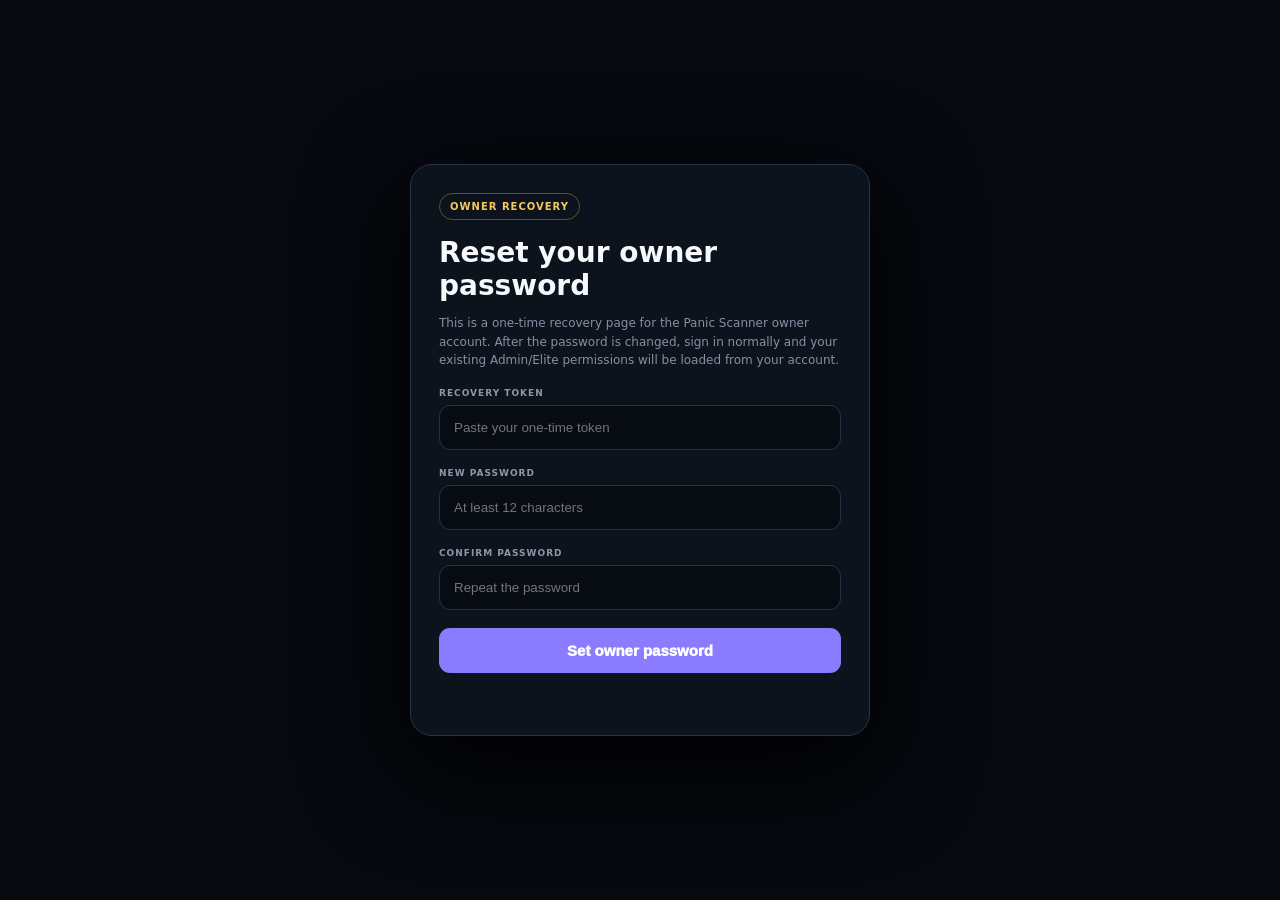
<file: owner-recovery.html>
<!doctype html><html lang="en"><head><meta charset="utf-8"><meta name="viewport" content="width=device-width,initial-scale=1"><meta name="theme-color" content="#07090f"><title>Panic Scanner — Owner Recovery</title><style>body{margin:0;background:#07090f;color:#f6f8fc;font-family:Inter,system-ui,-apple-system,sans-serif;min-height:100vh;display:grid;place-items:center;padding:20px;box-sizing:border-box}.box{width:min(460px,100%);background:#0d131d;border:1px solid #293448;border-radius:22px;padding:28px;box-sizing:border-box;box-shadow:0 30px 100px #000}.badge{display:inline-block;color:#f5c85c;border:1px solid #f5c85c55;border-radius:99px;padding:7px 10px;font-size:10px;font-weight:900;letter-spacing:1px}.box h1{font-size:28px;margin:16px 0 7px}.box p{color:#8490a4;font-size:12px;line-height:1.55}.label{display:block;color:#8c98aa;font-size:9px;font-weight:900;letter-spacing:1px;text-transform:uppercase;margin:18px 0 7px}input{display:block;width:100%;box-sizing:border-box;padding:14px;border:1px solid #263246;border-radius:11px;background:#070c13;color:#fff;outline:none}button{width:100%;margin-top:18px;border:0;border-radius:11px;padding:14px;background:#8b7cff;color:#fff;font-weight:950;font-size:15px}.msg{min-height:20px;margin-top:14px;color:#aeb9cc;font-size:11px;line-height:1.5}.success{color:#35d59d}</style></head><body><main class="box"><span class="badge">OWNER RECOVERY</span><h1>Reset your owner password</h1><p>This is a one-time recovery page for the Panic Scanner owner account. After the password is changed, sign in normally and your existing Admin/Elite permissions will be loaded from your account.</p><label class="label">Recovery token</label><input id="token" type="text" autocomplete="off" placeholder="Paste your one-time token"><label class="label">New password</label><input id="password" type="password" autocomplete="new-password" placeholder="At least 12 characters"><label class="label">Confirm password</label><input id="confirm" type="password" autocomplete="new-password" placeholder="Repeat the password"><button id="go">Set owner password</button><div id="msg" class="msg"></div></main><script>const ENDPOINT='https://xinhpzibmvzqzahcklgy.supabase.co/functions/v1/owner-recover';document.getElementById('go').onclick=async()=>{const msg=document.getElementById('msg'),token=document.getElementById('token').value.trim(),password=document.getElementById('password').value,confirm=document.getElementById('confirm').value;if(!token||password.length<12||password!==confirm){msg.textContent=password!==confirm?'Passwords do not match.':'Enter the token and a password of at least 12 characters.';return}msg.textContent='Updating owner password…';try{const r=await fetch(ENDPOINT,{method:'POST',headers:{'Content-Type':'application/json'},body:JSON.stringify({token,password})});const d=await r.json();if(!r.ok)throw new Error(d.error||'Recovery failed');msg.className='msg success';msg.textContent='Owner password updated. You can now return to Panic Scanner and sign in normally.';document.getElementById('token').value='';document.getElementById('password').value='';document.getElementById('confirm').value='';document.getElementById('go').disabled=true}catch(e){msg.textContent=e.message||'Recovery failed.'}};</script></body></html>
</file>
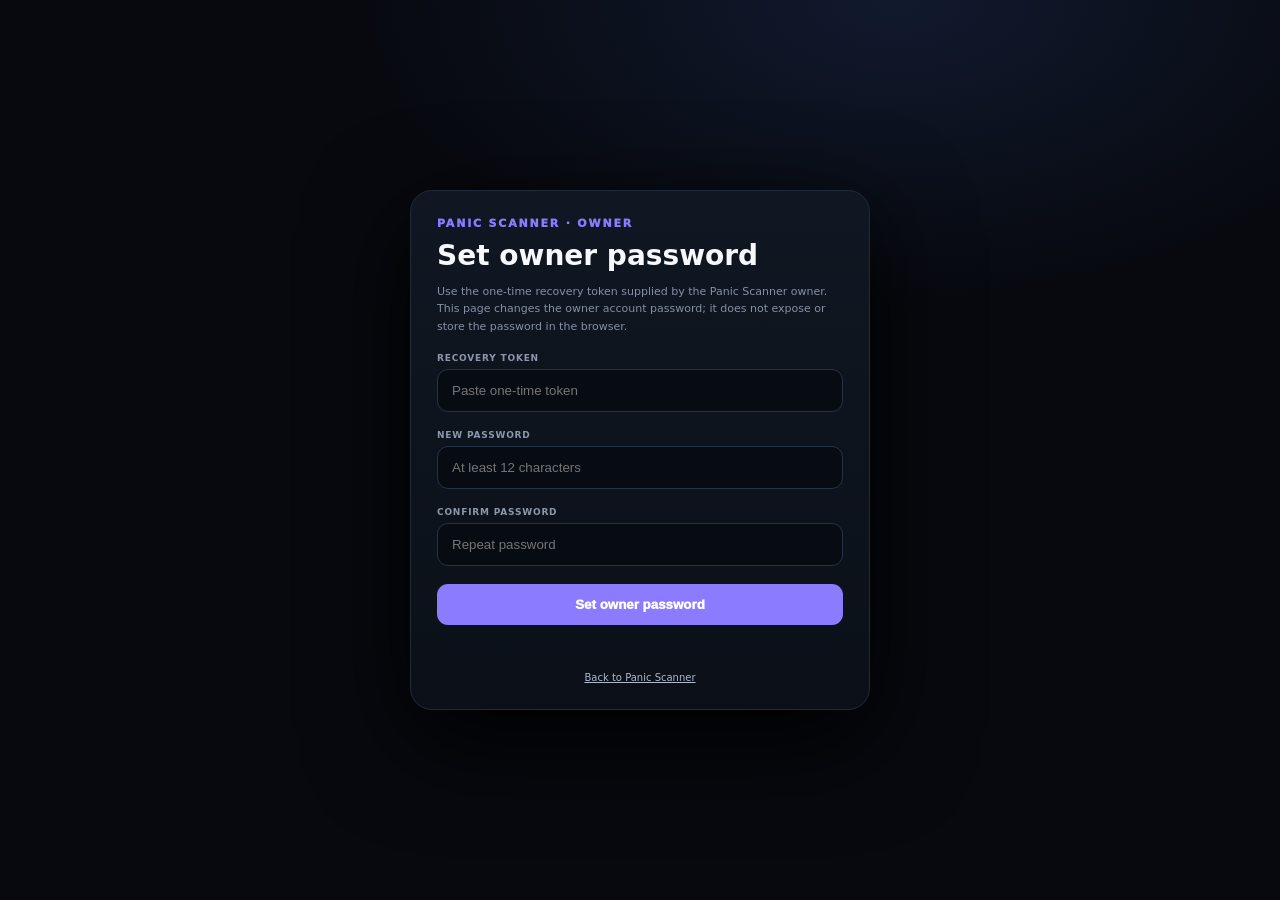
<file: public/owner-recovery.html>
<!doctype html>
<html lang="en">
<head>
<meta charset="utf-8"><meta name="viewport" content="width=device-width,initial-scale=1,viewport-fit=cover">
<title>Panic Scanner — Owner Recovery</title>
<style>
:root{--bg:#07090f;--panel:#0d131d;--line:#202a39;--text:#f6f8fc;--muted:#8490a4;--purple:#8b7cff;--green:#35d59d;--red:#ff5266}
*{box-sizing:border-box}body{margin:0;min-height:100vh;background:radial-gradient(900px 500px at 70% 0,#263a6b55,transparent 60%),var(--bg);color:var(--text);font-family:Inter,system-ui,-apple-system,sans-serif;display:grid;place-items:center;padding:20px}.box{width:min(460px,100%);background:linear-gradient(180deg,#101722,#0b1018);border:1px solid var(--line);border-radius:22px;padding:26px;box-shadow:0 30px 100px #000}.brand{font-size:11px;font-weight:1000;letter-spacing:1.8px;color:var(--purple);text-transform:uppercase}.box h1{font-size:28px;margin:9px 0 7px}.box p{color:var(--muted);font-size:11px;line-height:1.55}.label{display:block;color:#8c98aa;font-size:9px;font-weight:900;letter-spacing:.8px;text-transform:uppercase;margin:18px 0 6px}.input{width:100%;padding:13px 14px;border:1px solid #263246;border-radius:11px;background:#070c13;color:#fff;outline:none}.input:focus{border-color:#786cff88;box-shadow:0 0 0 3px #786cff18}button{width:100%;margin-top:18px;border:0;border-radius:11px;padding:13px;background:var(--purple);color:#fff;font-weight:1000;cursor:pointer}.msg{min-height:20px;margin-top:13px;color:var(--muted);font-size:10px;line-height:1.5}.back{display:block;margin-top:14px;text-align:center;color:#aeb9cc;font-size:10px}.ok{color:var(--green)}.err{color:var(--red)}
</style>
</head>
<body>
<main class="box">
  <div class="brand">Panic Scanner · Owner</div>
  <h1>Set owner password</h1>
  <p>Use the one-time recovery token supplied by the Panic Scanner owner. This page changes the owner account password; it does not expose or store the password in the browser.</p>
  <label class="label" for="token">Recovery token</label>
  <input id="token" class="input" autocomplete="off" spellcheck="false" placeholder="Paste one-time token">
  <label class="label" for="password">New password</label>
  <input id="password" class="input" type="password" autocomplete="new-password" placeholder="At least 12 characters">
  <label class="label" for="confirm">Confirm password</label>
  <input id="confirm" class="input" type="password" autocomplete="new-password" placeholder="Repeat password">
  <button id="submit">Set owner password</button>
  <div id="msg" class="msg"></div>
  <a class="back" href="/">Back to Panic Scanner</a>
</main>
<script>
const ENDPOINT='https://xinhpzibmvzqzahcklgy.supabase.co/functions/v1/owner-recover';
const $=id=>document.getElementById(id);
$('submit').onclick=async()=>{
  const token=$('token').value.trim(), password=$('password').value, confirm=$('confirm').value, msg=$('msg');
  msg.className='msg';
  if(!token){msg.textContent='Paste the recovery token.';return}
  if(password.length<12){msg.textContent='Password must be at least 12 characters.';return}
  if(password!==confirm){msg.textContent='Passwords do not match.';return}
  $('submit').disabled=true;$('submit').textContent='Updating…';msg.textContent='';
  try{
    const r=await fetch(ENDPOINT,{method:'POST',headers:{'Content-Type':'application/json'},body:JSON.stringify({token,password})});
    const data=await r.json().catch(()=>({}));
    if(!r.ok)throw new Error(data.error||'Recovery failed.');
    msg.className='msg ok';msg.textContent='Owner password updated. You can now sign in normally as the admin owner.';$('token').value='';$('password').value='';$('confirm').value='';
  }catch(e){msg.className='msg err';msg.textContent=e.message||'Recovery failed. Try again with a valid one-time token.'}
  finally{$('submit').disabled=false;$('submit').textContent='Set owner password'}
};
</script>
</body>
</html>
</file>
